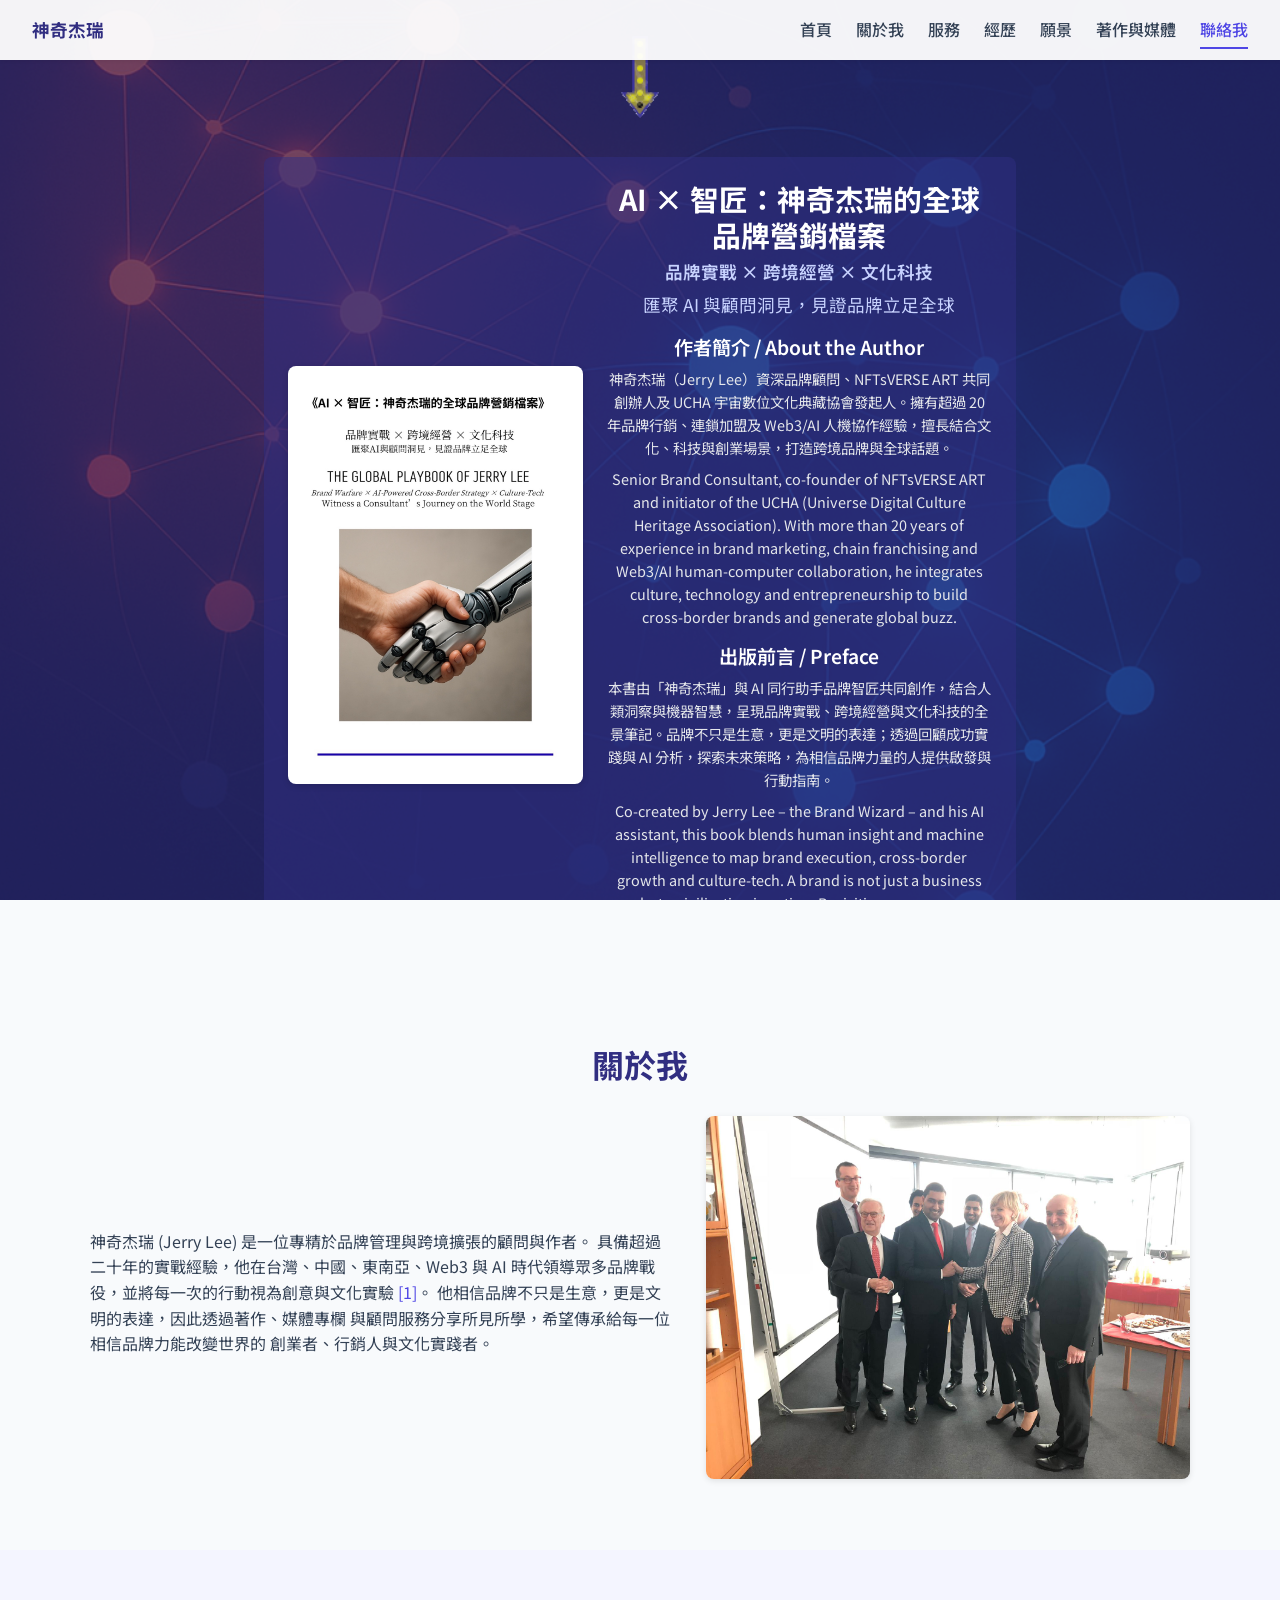
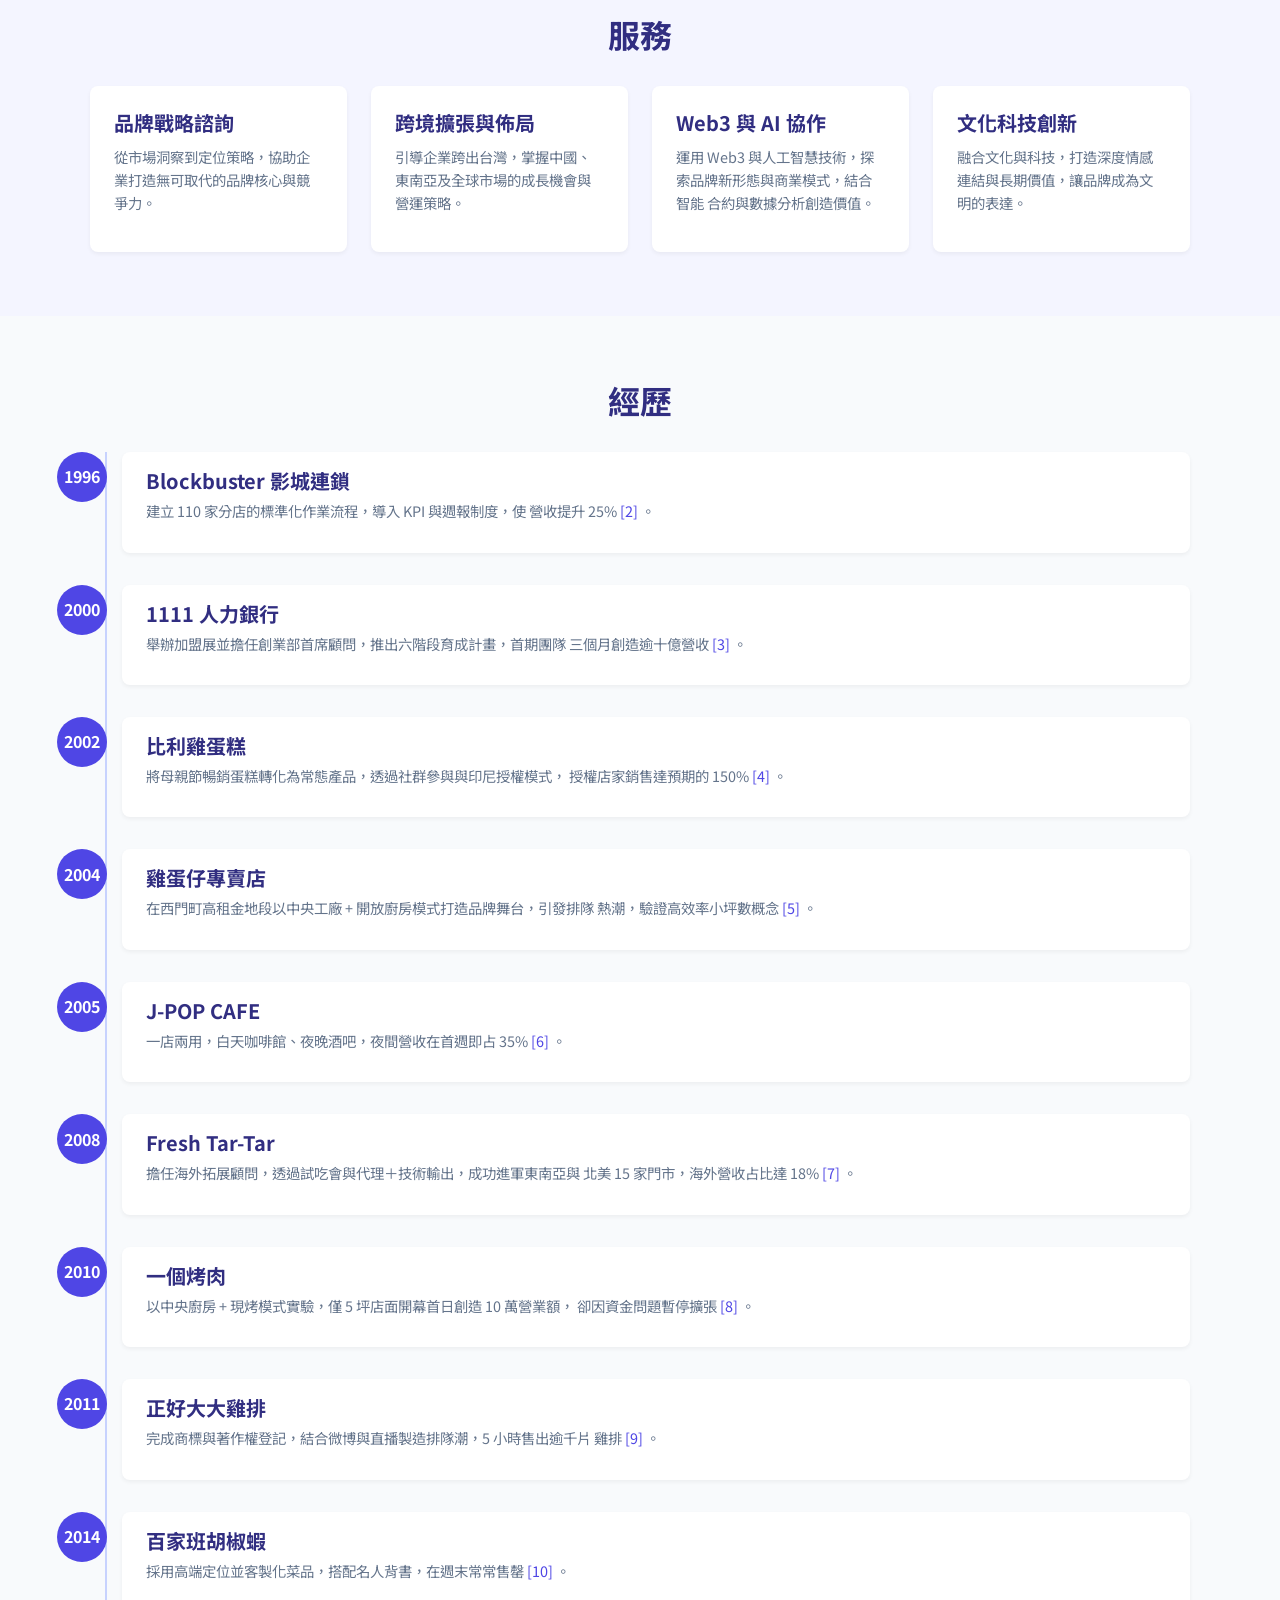
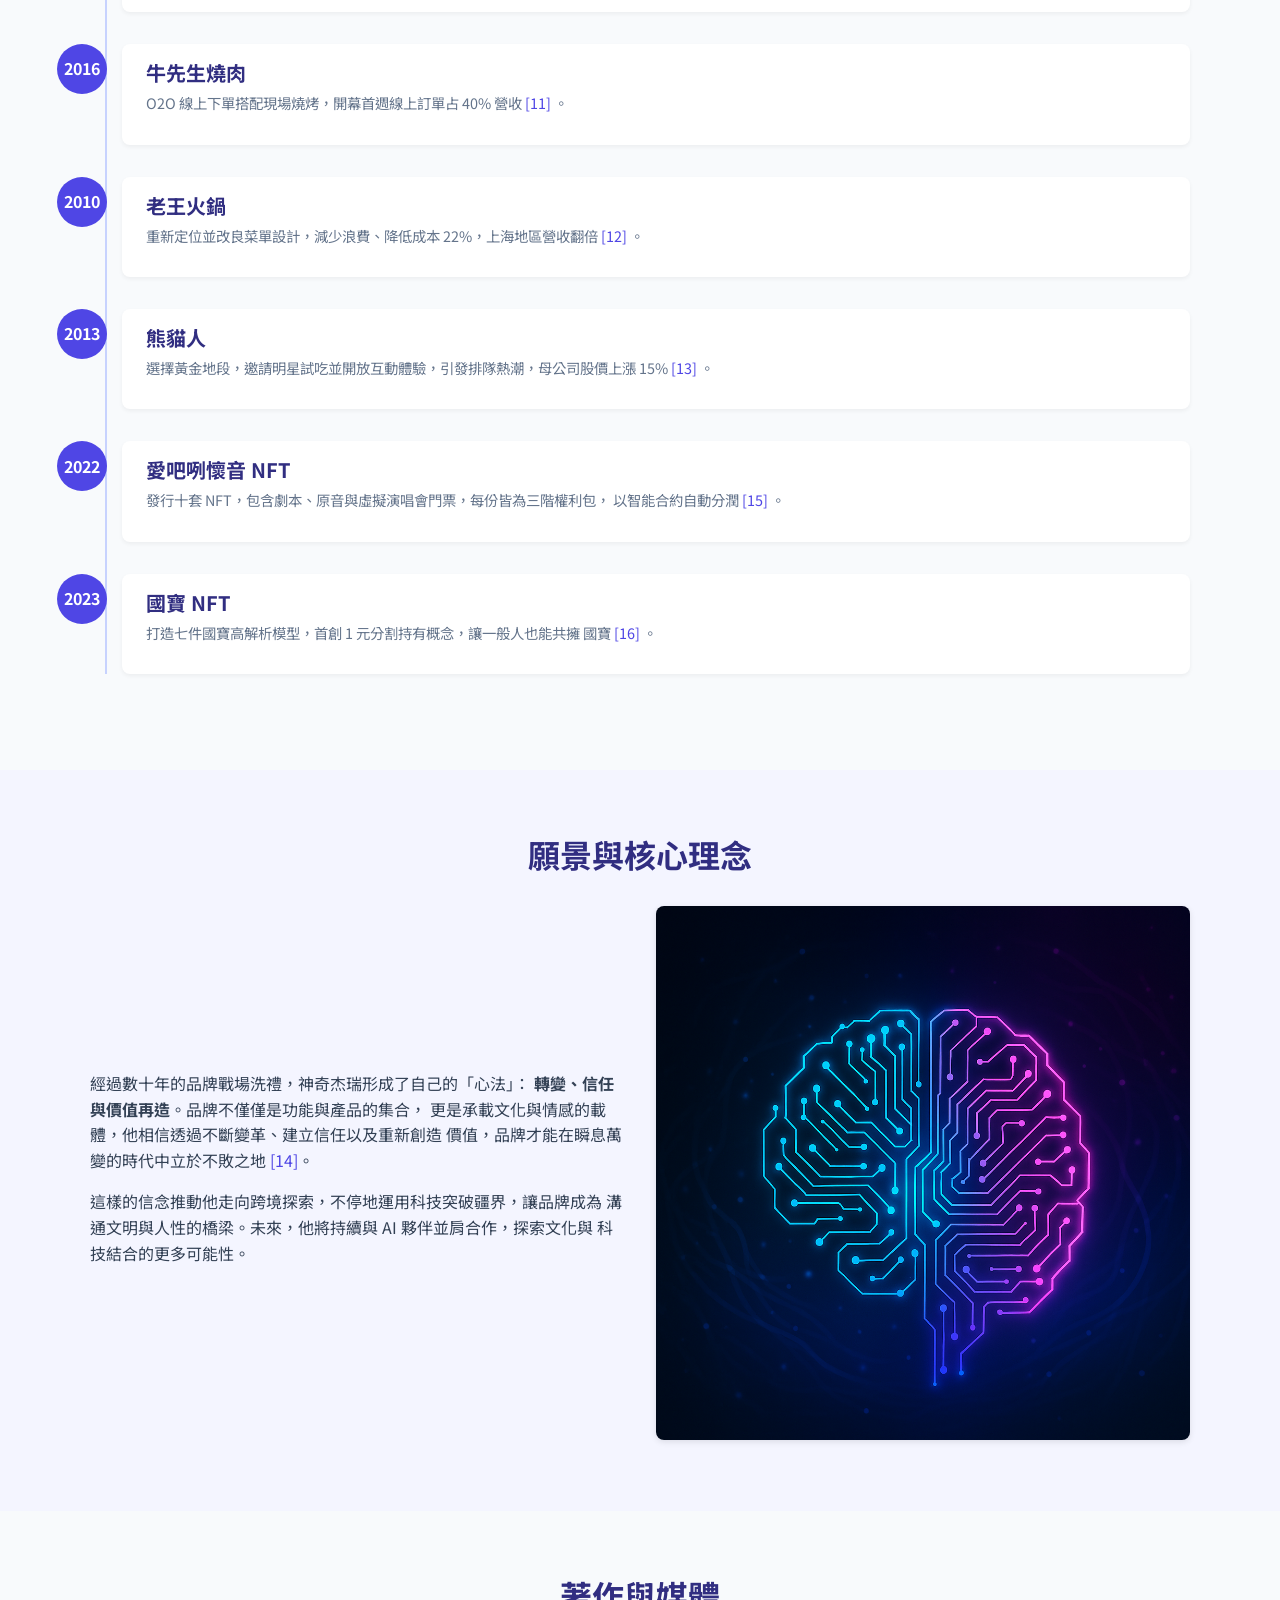
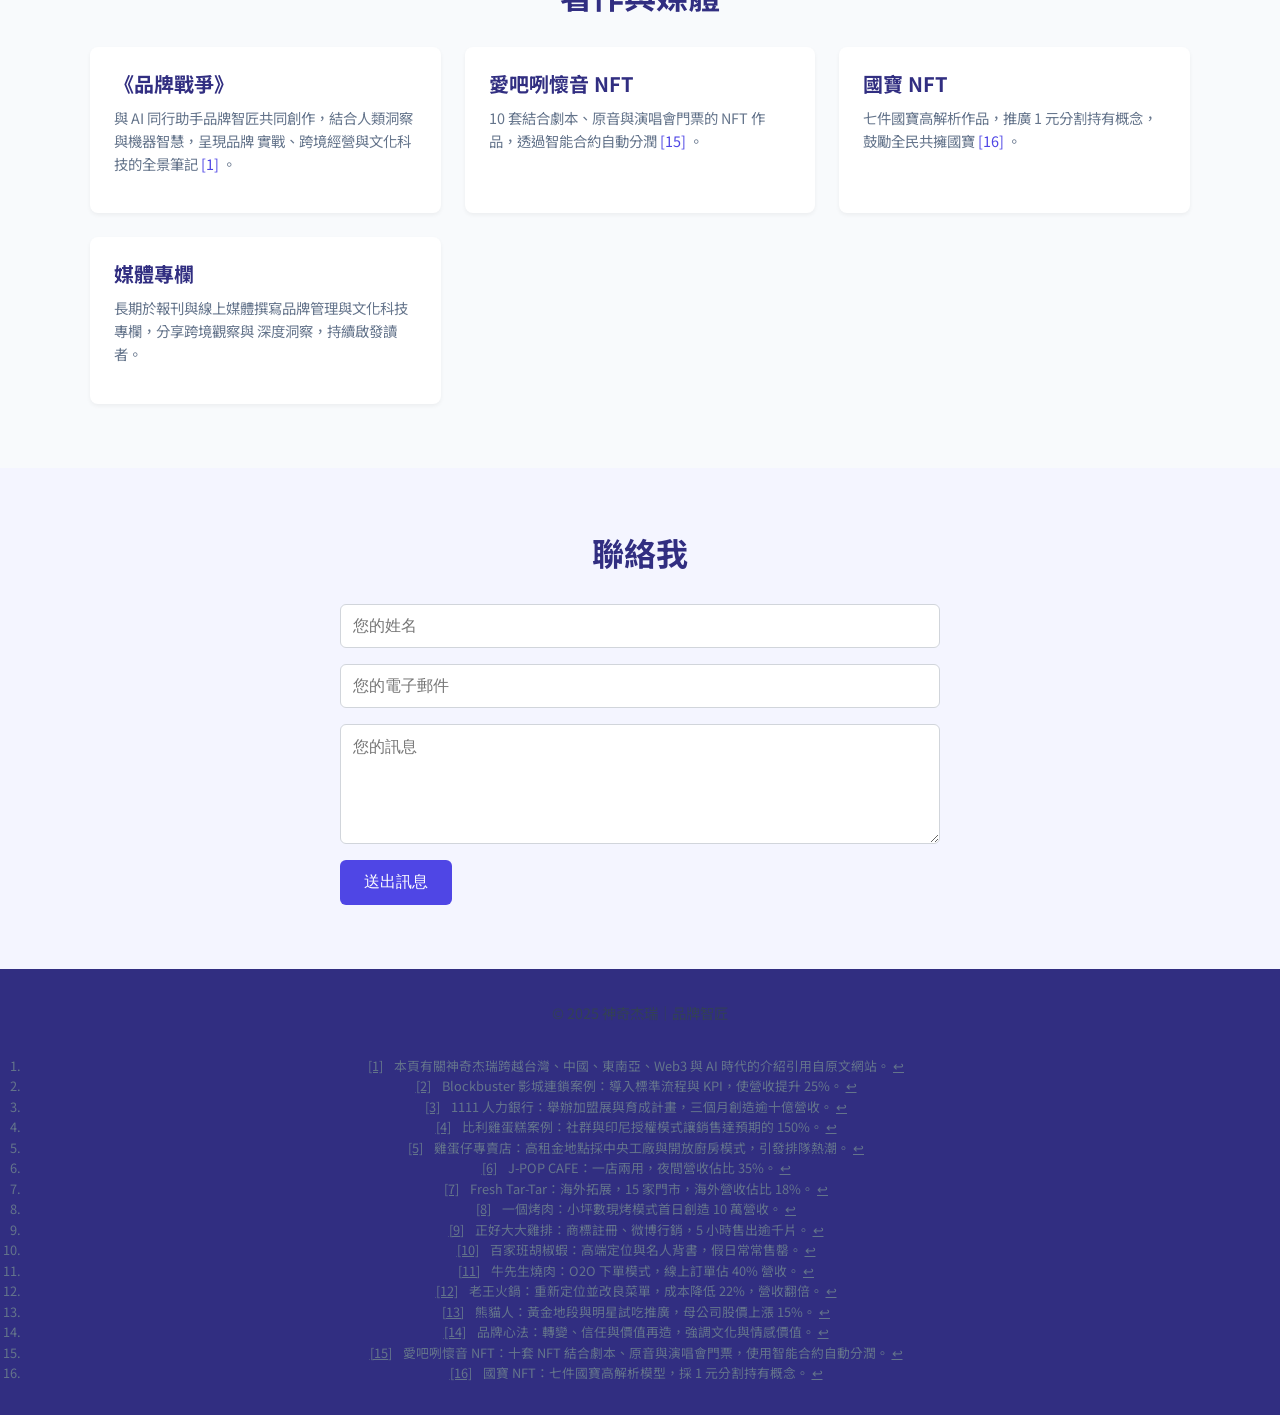
<file: docs/index.html>
<!DOCTYPE html>
<html lang="zh-Hant">
  <head>
    <meta charset="UTF-8" />
    <meta name="viewport" content="width=device-width, initial-scale=1.0" />
    <title>神奇杰瑞｜品牌顧問與策略家</title>
    <!-- Link to the main stylesheet -->
    <link rel="stylesheet" href="css/style.css" />
    <!-- Preconnect to Google Fonts for faster font loading -->
    <link rel="preconnect" href="https://fonts.googleapis.com" />
    <link rel="preconnect" href="https://fonts.gstatic.com" crossorigin />
    <link
      href="https://fonts.googleapis.com/css2?family=Noto+Sans+TC:wght@400;500;700&display=swap"
      rel="stylesheet"
    />
  </head>
  <body>
    <!-- Navigation bar -->
    <!-- Navigation bar -->
    <nav class="navbar">
      <div class="logo">神奇杰瑞</div>
      <!-- Mobile nav toggle: hidden on larger screens, reveals menu on small screens -->
      <button class="nav-toggle" aria-label="切換導覽" aria-expanded="false">&#9776;</button>
      <ul class="nav-links">
        <li><a href="#home" class="active">首頁</a></li>
        <li><a href="#about">關於我</a></li>
        <li><a href="#services">服務</a></li>
        <li><a href="#timeline">經歷</a></li>
        <li><a href="#vision">願景</a></li>
        <li><a href="#works">著作與媒體</a></li>
        <li><a href="#contact">聯絡我</a></li>
      </ul>
    </nav>

    <!-- Hero section -->
    <header id="home" class="hero">
      <div class="hero-content">
        <h1>品牌實戰 × 跨境經營 × 文化科技</h1>
        <p>
          與 AI 同行的品牌智匠，解構品牌戰爭、探索跨境經營與文化科技的無限可能。
        </p>
        <!-- animated scroll arrow -->
        <img
          src="images/down_arrow.gif"
          alt="向下捲動"
          class="scroll-down-gif"
        />
        <!-- Book information card: title, author intro and preface -->
        <div class="hero-book">
          <div class="book-image">
            <img
              src="images/handshake.jpeg"
              alt="人與機器握手的圖像：象徵 AI 與人類協作"
            />
          </div>
          <div class="book-text">
            <h2 class="book-title">AI × 智匠：神奇杰瑞的全球品牌營銷檔案</h2>
            <p class="book-tagline">品牌實戰 × 跨境經營 × 文化科技</p>
            <p class="book-subtagline">匯聚 AI 與顧問洞見，見證品牌立足全球</p>
            <h3 class="author-title">作者簡介 / About the Author</h3>
            <p class="author-text">
              神奇杰瑞（Jerry Lee）資深品牌顧問、NFTsVERSE ART
              共同創辦人及 UCHA 宇宙數位文化典藏協會發起人。擁有超過
              20 年品牌行銷、連鎖加盟及 Web3/AI 人機協作經驗，擅長結合文化、科技與創業場景，打造跨境品牌與全球話題。
            </p>
            <p class="author-text">
              Senior Brand Consultant, co‑founder of NFTsVERSE ART and initiator of the UCHA (Universe Digital Culture Heritage Association). With more than 20 years of experience in brand marketing, chain franchising and Web3/AI human‑computer collaboration, he integrates culture, technology and entrepreneurship to build cross‑border brands and generate global buzz.
            </p>
            <h3 class="preface-title">出版前言 / Preface</h3>
            <p class="preface-text">
              本書由「神奇杰瑞」與 AI 同行助手品牌智匠共同創作，結合人類洞察與機器智慧，呈現品牌實戰、跨境經營與文化科技的全景筆記。品牌不只是生意，更是文明的表達；透過回顧成功實踐與 AI 分析，探索未來策略，為相信品牌力量的人提供啟發與行動指南。
            </p>
            <p class="preface-text">
              Co‑created by Jerry Lee – the Brand Wizard – and his AI assistant, this book blends human insight and machine intelligence to map brand execution, cross‑border growth and culture‑tech. A brand is not just a business but a civilization in action. Revisiting successes, presenting AI analyses and offering future strategies, the book serves as inspiration and a call to action for those who believe in the power of brands.
            </p>
          </div>
        </div>
      </div>
    </header>

    <main>
      <!-- About section -->
      <section id="about">
        <div class="section-title">
          <h2>關於我</h2>
        </div>
        <div class="about-container">
          <div class="about-text">
            <p>
              神奇杰瑞 (Jerry Lee) 是一位專精於品牌管理與跨境擴張的顧問與作者。
              具備超過二十年的實戰經驗，他在台灣、中國、東南亞、Web3
              與 AI 時代領導眾多品牌戰役，並將每一次的行動視為創意與文化實驗
              <a href="#fn1" id="ref1">[1]</a>。
              他相信品牌不只是生意，更是文明的表達，因此透過著作、媒體專欄
              與顧問服務分享所見所學，希望傳承給每一位相信品牌力能改變世界的
              創業者、行銷人與文化實踐者。
            </p>
          </div>
          <div class="about-image">
            <img
              src="images/business_meeting.jpg"
              alt="商務會議與合作 — 此圖取自 Wikimedia Commons，作者為 Irina Iriser，以 CC BY‑SA 4.0 授權釋出"
            />
          </div>
        </div>
      </section>

      <!-- Services section -->
      <section id="services">
        <div class="section-title">
          <h2>服務</h2>
        </div>
        <div class="services-grid">
          <div class="service">
            <h3>品牌戰略諮詢</h3>
            <p>
              從市場洞察到定位策略，協助企業打造無可取代的品牌核心與競爭力。
            </p>
          </div>
          <div class="service">
            <h3>跨境擴張與佈局</h3>
            <p>
              引導企業跨出台灣，掌握中國、東南亞及全球市場的成長機會與營運策略。
            </p>
          </div>
          <div class="service">
            <h3>Web3 與 AI 協作</h3>
            <p>
              運用 Web3 與人工智慧技術，探索品牌新形態與商業模式，結合智能
              合約與數據分析創造價值。
            </p>
          </div>
          <div class="service">
            <h3>文化科技創新</h3>
            <p>
              融合文化與科技，打造深度情感連結與長期價值，讓品牌成為文明的表達。
            </p>
          </div>
        </div>
      </section>

      <!-- Timeline section -->
      <section id="timeline">
        <div class="section-title">
          <h2>經歷</h2>
        </div>
        <div class="timeline">
          <!-- Each timeline item represents a milestone with a year and description -->
          <div class="timeline-item">
            <div class="timeline-year">1996</div>
            <div class="timeline-content">
              <h3>Blockbuster 影城連鎖</h3>
              <p>
                建立 110 家分店的標準化作業流程，導入 KPI 與週報制度，使
                營收提升 25%
                <a href="#fn2" id="ref2">[2]</a>
                。
              </p>
            </div>
          </div>
          <div class="timeline-item">
            <div class="timeline-year">2000</div>
            <div class="timeline-content">
              <h3>1111 人力銀行</h3>
              <p>
                舉辦加盟展並擔任創業部首席顧問，推出六階段育成計畫，首期團隊
                三個月創造逾十億營收
                <a href="#fn3" id="ref3">[3]</a>
                。
              </p>
            </div>
          </div>
          <div class="timeline-item">
            <div class="timeline-year">2002</div>
            <div class="timeline-content">
              <h3>比利雞蛋糕</h3>
              <p>
                將母親節暢銷蛋糕轉化為常態產品，透過社群參與與印尼授權模式，
                授權店家銷售達預期的 150%
                <a href="#fn4" id="ref4">[4]</a>
                。
              </p>
            </div>
          </div>
          <div class="timeline-item">
            <div class="timeline-year">2004</div>
            <div class="timeline-content">
              <h3>雞蛋仔專賣店</h3>
              <p>
                在西門町高租金地段以中央工廠 + 開放廚房模式打造品牌舞台，引發排隊
                熱潮，驗證高效率小坪數概念
                <a href="#fn5" id="ref5">[5]</a>
                。
              </p>
            </div>
          </div>
          <div class="timeline-item">
            <div class="timeline-year">2005</div>
            <div class="timeline-content">
              <h3>J‑POP CAFE</h3>
              <p>
                一店兩用，白天咖啡館、夜晚酒吧，夜間營收在首週即占 35%
                <a href="#fn6" id="ref6">[6]</a>
                。
              </p>
            </div>
          </div>
          <div class="timeline-item">
            <div class="timeline-year">2008</div>
            <div class="timeline-content">
              <h3>Fresh Tar‑Tar</h3>
              <p>
                擔任海外拓展顧問，透過試吃會與代理＋技術輸出，成功進軍東南亞與
                北美 15 家門市，海外營收占比達 18%
                <a href="#fn7" id="ref7">[7]</a>
                。
              </p>
            </div>
          </div>
          <div class="timeline-item">
            <div class="timeline-year">2010</div>
            <div class="timeline-content">
              <h3>一個烤肉</h3>
              <p>
                以中央廚房 + 現烤模式實驗，僅 5 坪店面開幕首日創造 10 萬營業額，
                卻因資金問題暫停擴張
                <a href="#fn8" id="ref8">[8]</a>
                。
              </p>
            </div>
          </div>
          <div class="timeline-item">
            <div class="timeline-year">2011</div>
            <div class="timeline-content">
              <h3>正好大大雞排</h3>
              <p>
                完成商標與著作權登記，結合微博與直播製造排隊潮，5 小時售出逾千片
                雞排
                <a href="#fn9" id="ref9">[9]</a>
                。
              </p>
            </div>
          </div>
          <div class="timeline-item">
            <div class="timeline-year">2014</div>
            <div class="timeline-content">
              <h3>百家班胡椒蝦</h3>
              <p>
                採用高端定位並客製化菜品，搭配名人背書，在週末常常售罄
                <a href="#fn10" id="ref10">[10]</a>
                。
              </p>
            </div>
          </div>
          <div class="timeline-item">
            <div class="timeline-year">2016</div>
            <div class="timeline-content">
              <h3>牛先生燒肉</h3>
              <p>
                O2O 線上下單搭配現場燒烤，開幕首週線上訂單占 40% 營收
                <a href="#fn11" id="ref11">[11]</a>
                。
              </p>
            </div>
          </div>
          <div class="timeline-item">
            <div class="timeline-year">2010</div>
            <div class="timeline-content">
              <h3>老王火鍋</h3>
              <p>
                重新定位並改良菜單設計，減少浪費、降低成本 22%，上海地區營收翻倍
                <a href="#fn12" id="ref12">[12]</a>
                。
              </p>
            </div>
          </div>
          <div class="timeline-item">
            <div class="timeline-year">2013</div>
            <div class="timeline-content">
              <h3>熊貓人</h3>
              <p>
                選擇黃金地段，邀請明星試吃並開放互動體驗，引發排隊熱潮，母公司股價上漲
                15%
                <a href="#fn13" id="ref13">[13]</a>
                。
              </p>
            </div>
          </div>
          <div class="timeline-item">
            <div class="timeline-year">2022</div>
            <div class="timeline-content">
              <h3>愛吧咧懷音 NFT</h3>
              <p>
                發行十套 NFT，包含劇本、原音與虛擬演唱會門票，每份皆為三階權利包，
                以智能合約自動分潤
                <a href="#fn15" id="ref15">[15]</a>
                。
              </p>
            </div>
          </div>
          <div class="timeline-item">
            <div class="timeline-year">2023</div>
            <div class="timeline-content">
              <h3>國寶 NFT</h3>
              <p>
                打造七件國寶高解析模型，首創 1 元分割持有概念，讓一般人也能共擁
                國寶
                <a href="#fn16" id="ref16">[16]</a>
                。
              </p>
            </div>
          </div>
        </div>
      </section>

      <!-- Vision section -->
      <section id="vision">
        <div class="section-title">
          <h2>願景與核心理念</h2>
        </div>
        <div class="vision-container">
          <div class="vision-text">
            <p>
              經過數十年的品牌戰場洗禮，神奇杰瑞形成了自己的「心法」：
              <strong>轉變、信任與價值再造</strong>。品牌不僅僅是功能與產品的集合，
              更是承載文化與情感的載體，他相信透過不斷變革、建立信任以及重新創造
              價值，品牌才能在瞬息萬變的時代中立於不敗之地
              <a href="#fn14" id="ref14">[14]</a>。
            </p>
            <p>
              這樣的信念推動他走向跨境探索，不停地運用科技突破疆界，讓品牌成為
              溝通文明與人性的橋梁。未來，他將持續與 AI 夥伴並肩合作，探索文化與
              科技結合的更多可能性。
            </p>
          </div>
          <div class="vision-image">
            <img
              src="images/ai_brain.png"
              alt="抽象數位腦：象徵 AI 與創新的光路與電路"
            />
          </div>
        </div>
      </section>

      <!-- Works section -->
      <section id="works">
        <div class="section-title">
          <h2>著作與媒體</h2>
        </div>
        <div class="works-grid">
          <div class="work-item">
            <h3>《品牌戰爭》</h3>
            <p>
              與 AI 同行助手品牌智匠共同創作，結合人類洞察與機器智慧，呈現品牌
              實戰、跨境經營與文化科技的全景筆記
              <a href="#fn1">[1]</a>
              。
            </p>
          </div>
          <div class="work-item">
            <h3>愛吧咧懷音 NFT</h3>
            <p>
              10 套結合劇本、原音與演唱會門票的 NFT 作品，透過智能合約自動分潤
              <a href="#fn15">[15]</a>
              。
            </p>
          </div>
          <div class="work-item">
            <h3>國寶 NFT</h3>
            <p>
              七件國寶高解析作品，推廣 1 元分割持有概念，鼓勵全民共擁國寶
              <a href="#fn16">[16]</a>
              。
            </p>
          </div>
          <div class="work-item">
            <h3>媒體專欄</h3>
            <p>
              長期於報刊與線上媒體撰寫品牌管理與文化科技專欄，分享跨境觀察與
              深度洞察，持續啟發讀者。
            </p>
          </div>
        </div>
      </section>

      <!-- Contact section -->
      <section id="contact">
        <div class="section-title">
          <h2>聯絡我</h2>
        </div>
        <div class="contact-container">
          <input type="text" name="name" placeholder="您的姓名" />
          <input type="email" name="email" placeholder="您的電子郵件" />
          <textarea name="message" placeholder="您的訊息"></textarea>
          <button type="submit">送出訊息</button>
        </div>
      </section>
    </main>

    <!-- Footer with citations -->
    <footer>
      <p>© 2025 神奇杰瑞｜品牌智匠</p>
      <div class="citations">
        <ol>
          <li id="fn1">
            <a href="【838399535482392†L4-L7】" target="_blank">[1]</a>
            本頁有關神奇杰瑞跨越台灣、中國、東南亞、Web3 與 AI 時代的介紹引用自原文網站。
            <a href="#ref1">↩︎</a>
          </li>
          <li id="fn2">
            <a href="【838399535482392†L19-L21】" target="_blank">[2]</a>
            Blockbuster 影城連鎖案例：導入標準流程與 KPI，使營收提升 25%。
            <a href="#ref2">↩︎</a>
          </li>
          <li id="fn3">
            <a href="【838399535482392†L34-L35】" target="_blank">[3]</a>
            1111 人力銀行：舉辦加盟展與育成計畫，三個月創造逾十億營收。
            <a href="#ref3">↩︎</a>
          </li>
          <li id="fn4">
            <a href="【838399535482392†L52-L55】" target="_blank">[4]</a>
            比利雞蛋糕案例：社群與印尼授權模式讓銷售達預期的 150%。
            <a href="#ref4">↩︎</a>
          </li>
          <li id="fn5">
            <a href="【838399535482392†L68-L69】" target="_blank">[5]</a>
            雞蛋仔專賣店：高租金地點採中央工廠與開放廚房模式，引發排隊熱潮。
            <a href="#ref5">↩︎</a>
          </li>
          <li id="fn6">
            <a href="【838399535482392†L86-L87】" target="_blank">[6]</a>
            J‑POP CAFE：一店兩用，夜間營收佔比 35%。
            <a href="#ref6">↩︎</a>
          </li>
          <li id="fn7">
            <a href="【838399535482392†L103-L104】" target="_blank">[7]</a>
            Fresh Tar‑Tar：海外拓展，15 家門市，海外營收佔比 18%。
            <a href="#ref7">↩︎</a>
          </li>
          <li id="fn8">
            <a href="【838399535482392†L118-L119】" target="_blank">[8]</a>
            一個烤肉：小坪數現烤模式首日創造 10 萬營收。
            <a href="#ref8">↩︎</a>
          </li>
          <li id="fn9">
            <a href="【838399535482392†L136-L137】" target="_blank">[9]</a>
            正好大大雞排：商標註冊、微博行銷，5 小時售出逾千片。
            <a href="#ref9">↩︎</a>
          </li>
          <li id="fn10">
            <a href="【838399535482392†L155-L156】" target="_blank">[10]</a>
            百家班胡椒蝦：高端定位與名人背書，假日常常售罄。
            <a href="#ref10">↩︎</a>
          </li>
          <li id="fn11">
            <a href="【838399535482392†L173-L174】" target="_blank">[11]</a>
            牛先生燒肉：O2O 下單模式，線上訂單佔 40% 營收。
            <a href="#ref11">↩︎</a>
          </li>
          <li id="fn12">
            <a href="【838399535482392†L194-L195】" target="_blank">[12]</a>
            老王火鍋：重新定位並改良菜單，成本降低 22%，營收翻倍。
            <a href="#ref12">↩︎</a>
          </li>
          <li id="fn13">
            <a href="【838399535482392†L209-L210】" target="_blank">[13]</a>
            熊貓人：黃金地段與明星試吃推廣，母公司股價上漲 15%。
            <a href="#ref13">↩︎</a>
          </li>
          <li id="fn14">
            <a href="【838399535482392†L225-L226】" target="_blank">[14]</a>
            品牌心法：轉變、信任與價值再造，強調文化與情感價值。
            <a href="#ref14">↩︎</a>
          </li>
          <li id="fn15">
            <a href="【838399535482392†L244-L246】" target="_blank">[15]</a>
            愛吧咧懷音 NFT：十套 NFT 結合劇本、原音與演唱會門票，使用智能合約自動分潤。
            <a href="#ref15">↩︎</a>
          </li>
          <li id="fn16">
            <a href="【838399535482392†L262-L264】" target="_blank">[16]</a>
            國寶 NFT：七件國寶高解析模型，採 1 元分割持有概念。
            <a href="#ref16">↩︎</a>
          </li>
        </ol>
      </div>
    </footer>

    <!-- Main script -->
    <script src="js/main.js"></script>
  </body>
</html>
</file>
<file: docs/css/style.css>
/*
 * Stylesheet for the Magic Jerry personal introduction site.
 *
 * This file defines a responsive layout based around a flexible
 * color palette inspired by the original brand‑warfare microsite. The
 * palette uses indigo tones for primary accents, slate for body text
 * and backgrounds, and lighter tints for subtle section delineation.
 * Throughout the page you’ll find clear typography, generous
 * white‑space and subtle animations that bring the timeline and
 * navigation elements to life. Media queries ensure that the layout
 * gracefully adapts to smaller screens while maintaining visual
 * hierarchy. Variables are defined at the root level so that future
 * adjustments can be made in a single place.
 */

:root {
  --color-bg: #f8fafc;             /* slate‑50 */
  --color-surface: #ffffff;        /* pure white for cards */
  --color-primary: #4f46e5;        /* indigo‑600 */
  --color-primary-dark: #312e81;   /* indigo‑900 */
  --color-accent: #c7d2fe;         /* indigo‑200 */
  --color-text: #334155;           /* slate‑700 */
  --color-muted: #64748b;          /* slate‑500 */
  --max-width: 1100px;
  --transition-fast: 0.3s;
}

/* Reset / base styles */
* {
  box-sizing: border-box;
  margin: 0;
  padding: 0;
}

body {
  font-family: 'Noto Sans TC', sans-serif;
  background-color: var(--color-bg);
  color: var(--color-text);
  line-height: 1.6;
  overflow-x: hidden;
}

a {
  color: var(--color-primary);
  text-decoration: none;
  transition: color var(--transition-fast);
}
a:hover {
  color: var(--color-primary-dark);
}

h1, h2, h3 {
  font-weight: 700;
  line-height: 1.25;
  color: var(--color-primary-dark);
}
h2 {
  margin-bottom: 0.6em;
  font-size: 2rem;
}
h3 {
  font-size: 1.25rem;
  margin-bottom: 0.4em;
}
p {
  margin-bottom: 1em;
  color: var(--color-text);
}

/* Navigation */
.navbar {
  display: flex;
  justify-content: space-between;
  align-items: center;
  padding: 1rem 2rem;
  background-color: rgba(255,255,255,0.95);
  position: fixed;
  width: 100%;
  top: 0;
  left: 0;
  z-index: 1000;
  box-shadow: 0 1px 4px rgba(0,0,0,0.08);
  transition: background-color var(--transition-fast);
}
.navbar.scrolled {
  background-color: var(--color-surface);
}
.logo {
  font-size: 1.1rem;
  font-weight: 700;
  color: var(--color-primary-dark);
}
.nav-links {
  list-style: none;
  display: flex;
  gap: 1.5rem;
}
.nav-links li a {
  font-weight: 500;
  color: var(--color-text);
  position: relative;
  padding: 0.25rem 0;
}
.nav-links li a.active,
.nav-links li a:hover {
  color: var(--color-primary);
}
.nav-links li a.active::after {
  content: '';
  position: absolute;
  left: 0;
  bottom: -4px;
  width: 100%;
  height: 2px;
  background-color: var(--color-primary);
}

/* Hero Section */
.hero {
  position: relative;
  height: 100vh;
  display: flex;
  flex-direction: column;
  justify-content: center;
  align-items: center;
  text-align: center;
  color: #fff;
  background-image: url('../images/network.png');
  background-size: cover;
  background-position: center;
  overflow: hidden;
}
.hero::before {
  content: '';
  position: absolute;
  top: 0;
  left: 0;
  width: 100%;
  height: 100%;
  background: rgba(49, 46, 129, 0.65);
  z-index: 0;
}
.hero-content {
  position: relative;
  z-index: 1;
  max-width: 800px;
  padding: 0 1.5rem;
}
.hero-content h1 {
  font-size: 2.5rem;
  margin-bottom: 0.5em;
  color: #fff;
}
.hero-content p {
  font-size: 1.2rem;
  color: #e0e7ff;
}
/* Book information card inside the hero section */
.hero-content .hero-book {
  display: flex;
  flex-wrap: wrap;
  align-items: center;
  justify-content: center;
  margin-top: 2rem;
  background: rgba(49, 46, 129, 0.5);
  padding: 1.5rem;
  border-radius: 8px;
}

.hero-book .book-image {
  flex: 1 1 280px;
  text-align: center;
  margin-bottom: 1rem;
}
.hero-book .book-image img {
  max-width: 100%;
  border-radius: 8px;
  box-shadow: 0 2px 6px rgba(0, 0, 0, 0.15);
}
.hero-book .book-text {
  flex: 2 1 380px;
  color: #e0e7ff;
  padding-left: 1.5rem;
}
.hero-book .book-title {
  font-size: 1.8rem;
  font-weight: 700;
  color: #fff;
  margin-bottom: 0.3rem;
}
.hero-book .book-tagline,
.hero-book .book-subtagline {
  font-size: 1.1rem;
  margin-bottom: 0.3rem;
  color: #c7d2fe;
}
.hero-book .book-tagline {
  font-weight: 600;
}
.hero-book .author-title,
.hero-book .preface-title {
  margin-top: 1rem;
  font-size: 1.2rem;
  font-weight: 600;
  color: #fff;
}
.hero-book .author-text,
.hero-book .preface-text {
  font-size: 0.9rem;
  line-height: 1.6;
  margin-bottom: 0.5rem;
  color: #e5e7eb;
}

@media (max-width: 768px) {
  .hero-book .book-text {
    padding-left: 0;
  }
}
.scroll-down-gif {
  margin-top: 2rem;
  width: 40px;
  height: auto;
  opacity: 0.8;
  animation: float 2s infinite ease-in-out;
}
@keyframes float {
  0%, 100% { transform: translateY(0); }
  50% { transform: translateY(8px); }
}

main {
  margin-top: 80px; /* space for fixed navbar */
}

section {
  padding: 4rem 1.5rem;
}
section:nth-of-type(even) {
  background-color: #f4f5ff;
}
section .section-title {
  text-align: center;
  margin-bottom: 2rem;
}

/* About Section */
.about-container {
  display: flex;
  flex-wrap: wrap;
  gap: 2rem;
  max-width: var(--max-width);
  margin: 0 auto;
  align-items: center;
}
.about-text {
  flex: 1 1 400px;
}
.about-image {
  flex: 1 1 300px;
  text-align: center;
}
.about-image img {
  max-width: 100%;
  border-radius: 8px;
  box-shadow: 0 2px 6px rgba(0, 0, 0, 0.1);
}

/* Services Section */
.services-grid {
  display: grid;
  gap: 1.5rem;
  grid-template-columns: repeat(auto-fit, minmax(250px, 1fr));
  max-width: var(--max-width);
  margin: 0 auto;
}
.service {
  background-color: var(--color-surface);
  padding: 1.5rem;
  border-radius: 8px;
  box-shadow: 0 2px 4px rgba(0,0,0,0.05);
  transition: transform var(--transition-fast), box-shadow var(--transition-fast);
}
.service:hover {
  transform: translateY(-4px);
  box-shadow: 0 4px 10px rgba(0,0,0,0.1);
}
.service h3 {
  margin-bottom: 0.5em;
  color: var(--color-primary-dark);
}
.service p {
  font-size: 0.9rem;
  color: var(--color-muted);
}

/* Timeline Section */
.timeline {
  position: relative;
  max-width: var(--max-width);
  margin: 0 auto;
  padding-left: 2rem;
}
.timeline::before {
  content: '';
  position: absolute;
  left: 15px;
  top: 0;
  bottom: 0;
  width: 2px;
  background-color: var(--color-accent);
}
.timeline-item {
  position: relative;
  margin-bottom: 2rem;
  /*
   * Timeline items are visible by default to ensure accessibility even if
   * JavaScript fails to execute. Originally these elements were hidden
   * (opacity: 0) and translated downward to enable a reveal animation via
   * IntersectionObserver. However, some browsers restrict JS execution in
   * local file contexts, causing items to remain invisible. To guarantee
   * the timeline is always readable, the items are now visible by default.
   * Should the script load properly, the `.visible` class will still be
   * applied to trigger subtle fade‑in transitions.
   */
  opacity: 1;
  transform: translateY(0);
  transition: opacity 0.6s ease-out, transform 0.6s ease-out;
}
.timeline-item.visible {
  opacity: 1;
  transform: translateY(0);
}
.timeline-year {
  position: absolute;
  left: -65px;
  top: 0;
  width: 50px;
  height: 50px;
  background-color: var(--color-primary);
  color: #fff;
  border-radius: 50%;
  display: flex;
  justify-content: center;
  align-items: center;
  font-weight: 700;
}
.timeline-content {
  background-color: var(--color-surface);
  padding: 1rem 1.5rem;
  border-radius: 8px;
  box-shadow: 0 2px 4px rgba(0,0,0,0.05);
}
.timeline-content h3 {
  margin-bottom: 0.3em;
  color: var(--color-primary-dark);
}
.timeline-content p {
  font-size: 0.9rem;
  color: var(--color-muted);
}

/* Vision Section */
.vision-container {
  display: flex;
  flex-wrap: wrap;
  gap: 2rem;
  max-width: var(--max-width);
  margin: 0 auto;
  align-items: center;
}
.vision-text {
  flex: 1 1 350px;
}
.vision-image {
  flex: 1 1 350px;
  text-align: center;
}
.vision-image img {
  max-width: 100%;
  border-radius: 8px;
  box-shadow: 0 2px 6px rgba(0,0,0,0.1);
}

/* Works Section */
.works-grid {
  display: grid;
  gap: 1.5rem;
  grid-template-columns: repeat(auto-fit, minmax(260px, 1fr));
  max-width: var(--max-width);
  margin: 0 auto;
}
.work-item {
  background-color: var(--color-surface);
  padding: 1.5rem;
  border-radius: 8px;
  box-shadow: 0 2px 4px rgba(0,0,0,0.05);
  transition: transform var(--transition-fast), box-shadow var(--transition-fast);
}
.work-item:hover {
  transform: translateY(-4px);
  box-shadow: 0 4px 10px rgba(0,0,0,0.1);
}
.work-item h3 {
  margin-bottom: 0.5em;
  color: var(--color-primary-dark);
}
.work-item p {
  font-size: 0.9rem;
  color: var(--color-muted);
}

/* Contact Section */
.contact-container {
  max-width: 600px;
  margin: 0 auto;
  display: flex;
  flex-direction: column;
  gap: 1rem;
}
.contact-container input,
.contact-container textarea {
  width: 100%;
  padding: 0.75rem;
  border: 1px solid #d1d5db;
  border-radius: 6px;
  font-size: 1rem;
}
.contact-container textarea {
  resize: vertical;
  min-height: 120px;
}
.contact-container button {
  padding: 0.75rem 1.5rem;
  border: none;
  border-radius: 6px;
  background-color: var(--color-primary);
  color: #fff;
  font-size: 1rem;
  cursor: pointer;
  align-self: flex-start;
  transition: background-color var(--transition-fast);
}
.contact-container button:hover {
  background-color: var(--color-primary-dark);
}

/* Footer */
footer {
  background-color: var(--color-primary-dark);
  color: #c7d2fe;
  padding: 2rem 1.5rem;
  text-align: center;
  font-size: 0.9rem;
}
.citations {
  margin-top: 2rem;
  font-size: 0.8rem;
  color: var(--color-muted);
}
.citations a {
  margin-right: 0.5rem;
  color: var(--color-muted);
  text-decoration: underline;
}

/* Responsive adjustments */
@media (max-width: 768px) {
  .timeline::before {
    left: 10px;
  }
  .timeline-year {
    left: -50px;
  }
  .navbar {
    padding: 0.75rem 1rem;
  }
  .nav-links {
    gap: 0.8rem;
    font-size: 0.9rem;
  }
  .hero-content h1 {
    font-size: 2rem;
  }
  .hero-content p {
    font-size: 1rem;
  }
}

/*
 * Mobile navigation toggle button
 * Hidden on larger screens and shown on small screens to provide
 * an accessible hamburger menu. When clicked, it toggles the
 * visibility of the nav-links list. See main.js for the handler.
 */
.nav-toggle {
  display: none;
  background: none;
  border: none;
  font-size: 1.5rem;
  color: var(--color-primary-dark);
  cursor: pointer;
  padding: 0.25rem;
}

/* Additional responsive adjustments */
@media (max-width: 768px) {
  /* Layout the navigation links as a dropdown panel on small screens */
  .nav-links {
    position: absolute;
    top: 100%;
    right: 1rem;
    flex-direction: column;
    align-items: flex-start;
    background-color: var(--color-surface);
    padding: 1rem 1.5rem;
    border-radius: 8px;
    box-shadow: 0 4px 8px rgba(0,0,0,0.05);
    display: none;
    z-index: 999;
  }
  .nav-links.open {
    display: flex;
  }
  /* Display the mobile toggle button */
  .nav-toggle {
    display: block;
  }
  /* Reduce spacing between links inside the dropdown */
  .nav-links li {
    margin: 0.5rem 0;
  }
}

@media (max-width: 600px) {
  /* Adjust heading sizes for extra small screens */
  .hero-content h1 {
    font-size: 1.6rem;
  }
  .hero-content p {
    font-size: 0.9rem;
  }
  /* Stack hero book elements vertically */
  .hero-book {
    flex-direction: column;
    align-items: stretch;
  }
  .hero-book .book-image,
  .hero-book .book-text {
    flex: 1 1 100%;
    padding-left: 0;
  }
  /* Fine‑tune timeline markers and connectors on small screens */
  .timeline::before {
    left: 12px;
  }
  .timeline-year {
    left: -45px;
    width: 40px;
    height: 40px;
    font-size: 0.8rem;
  }
  /* Stack service and works cards into a single column on very small screens */
  .services-grid,
  .works-grid {
    grid-template-columns: 1fr;
  }
}
</file>
